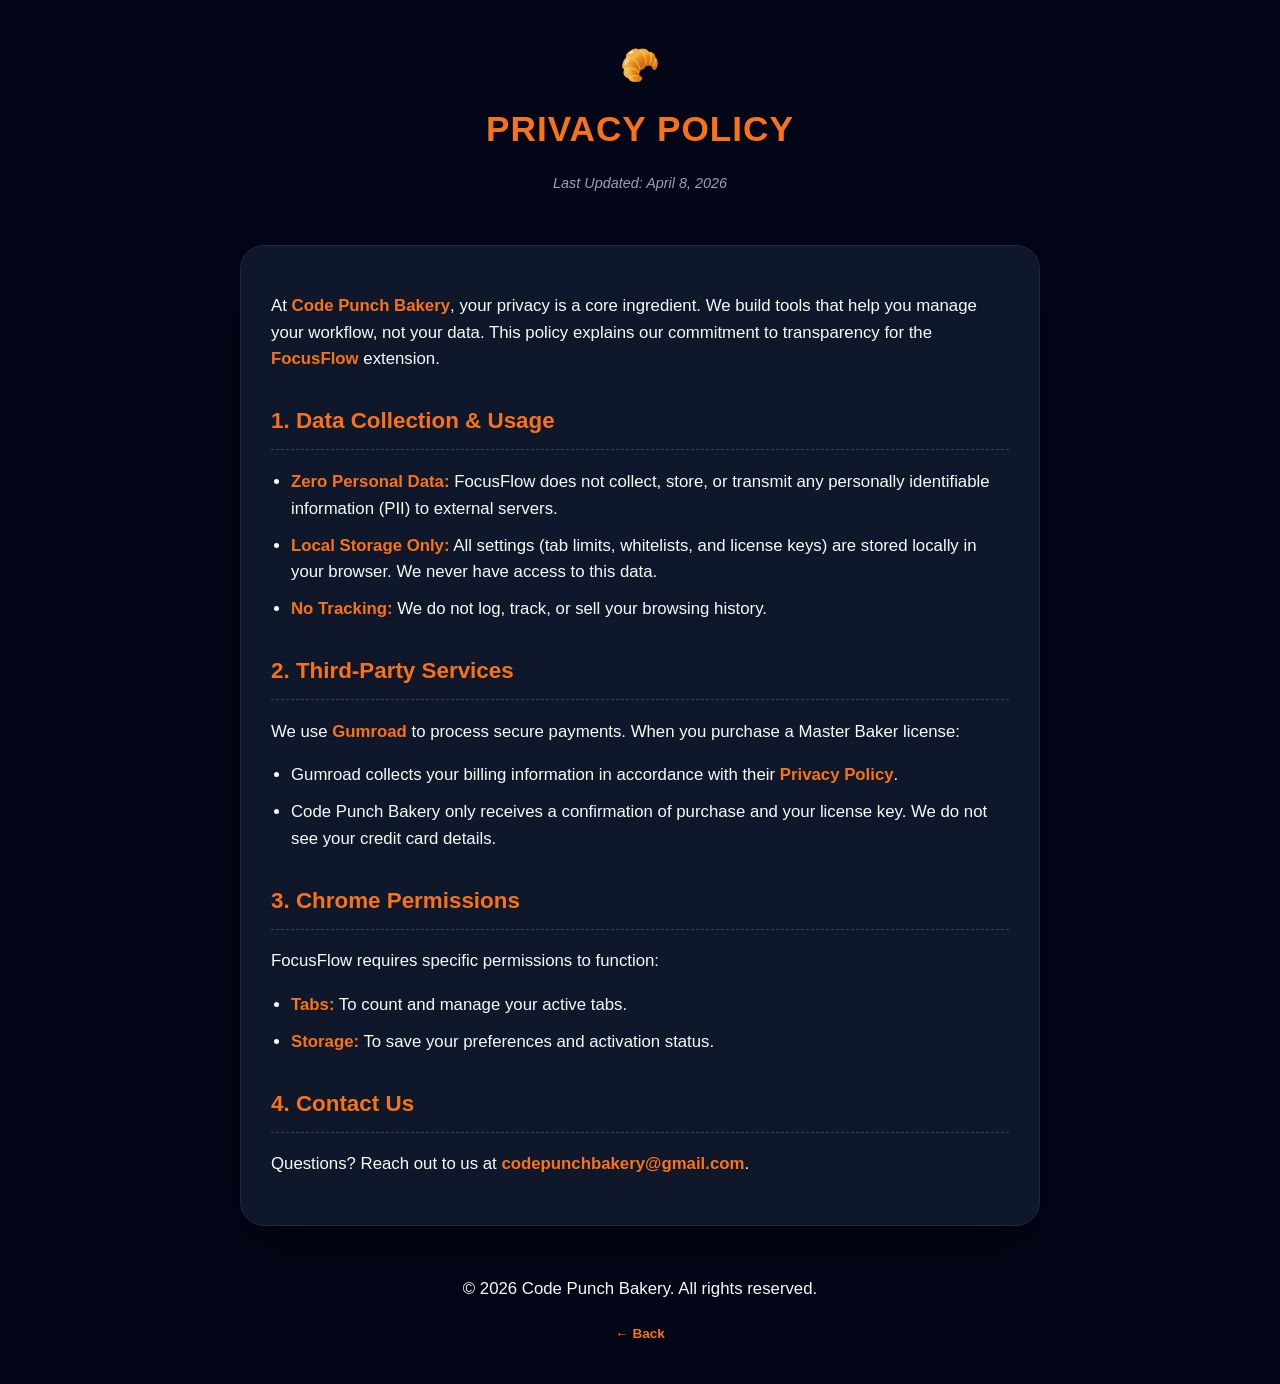
<file: privacy.html>
<!DOCTYPE html>
<html lang="en">
<head>
    <meta charset="UTF-8">
    <meta name="viewport" content="width=device-width, initial-scale=1.0">
    <title>Privacy Policy | FocusFlow Pro</title>
    <style>
        :root {
            --bg-color: #020617;
            --card-bg: #0f172a;
            --accent: #f97316;
            --text-main: #f8fafc;
            --text-dim: #94a3b8;
        }

        body {
            font-family: -apple-system, BlinkMacSystemFont, "Segoe UI", Roboto, Helvetica, Arial, sans-serif;
            background-color: var(--bg-color);
            color: var(--text-main);
            line-height: 1.6;
            margin: 0;
            padding: 40px 20px;
            display: flex;
            justify-content: center;
        }

        .container {
            max-width: 800px;
            width: 100%;
        }

        header {
            text-align: center;
            margin-bottom: 50px;
        }

        .logo { font-size: 2rem; margin-bottom: 10px; }

        h1 {
            color: var(--accent);
            font-size: 2.2rem;
            margin: 0;
            text-transform: uppercase;
            letter-spacing: 1px;
        }

        .last-updated {
            color: var(--text-dim);
            font-style: italic;
            font-size: 0.9rem;
        }

        .content-section {
            background: var(--card-bg);
            padding: 30px;
            border-radius: 24px;
            border: 1px solid #1e293b;
            box-shadow: 0 25px 50px -12px rgba(0, 0, 0, 0.5);
        }

        h2 {
            color: var(--accent);
            border-bottom: 1px dashed #334155;
            padding-bottom: 10px;
            margin-top: 30px;
            font-size: 1.4rem;
        }

        p, li { color: var(--text-main); font-size: 1.05rem; }
        strong { color: var(--accent); }
        ul { padding-left: 20px; }
        li { margin-bottom: 10px; }
        footer { margin-top: 50px; text-align: center; color: var(--text-dim); font-size: 0.85rem; }
        a { color: var(--accent); text-decoration: none; font-weight: bold; }
        a:hover { text-decoration: underline; }
        .back-link { display: block; margin-top: 20px; }
    </style>
</head>
<body>

<div class="container">
    <header>
        <div class="logo">🥐</div>
        <h1>Privacy Policy</h1>
        <p class="last-updated">Last Updated: April 8, 2026</p>
    </header>

    <div class="content-section">
        <p>At <strong>Code Punch Bakery</strong>, your privacy is a core ingredient. We build tools that help you manage your workflow, not your data. This policy explains our commitment to transparency for the <strong>FocusFlow</strong> extension.</p>

        <h2>1. Data Collection & Usage</h2>
        <ul>
            <li><strong>Zero Personal Data:</strong> FocusFlow does not collect, store, or transmit any personally identifiable information (PII) to external servers.</li>
            <li><strong>Local Storage Only:</strong> All settings (tab limits, whitelists, and license keys) are stored locally in your browser. We never have access to this data.</li>
            <li><strong>No Tracking:</strong> We do not log, track, or sell your browsing history.</li>
        </ul>

        <h2>2. Third-Party Services</h2>
        <p>We use <strong>Gumroad</strong> to process secure payments. When you purchase a Master Baker license:</p>
        <ul>
            <li>Gumroad collects your billing information in accordance with their <a href="https://gumroad.com/privacy" target="_blank">Privacy Policy</a>.</li>
            <li>Code Punch Bakery only receives a confirmation of purchase and your license key. We do not see your credit card details.</li>
        </ul>

        <h2>3. Chrome Permissions</h2>
        <p>FocusFlow requires specific permissions to function:</p>
        <ul>
            <li><strong>Tabs:</strong> To count and manage your active tabs.</li>
            <li><strong>Storage:</strong> To save your preferences and activation status.</li>
        </ul>

        <h2>4. Contact Us</h2>
        <p>Questions? Reach out to us at <strong>codepunchbakery@gmail.com</strong>.</p>
    </div>

    <footer>
        <p>© 2026 Code Punch Bakery. All rights reserved.</p>
        <a href="index.html" class="back-link">← Back</a>
    </footer>
</div>

</body>
</html>
</file>
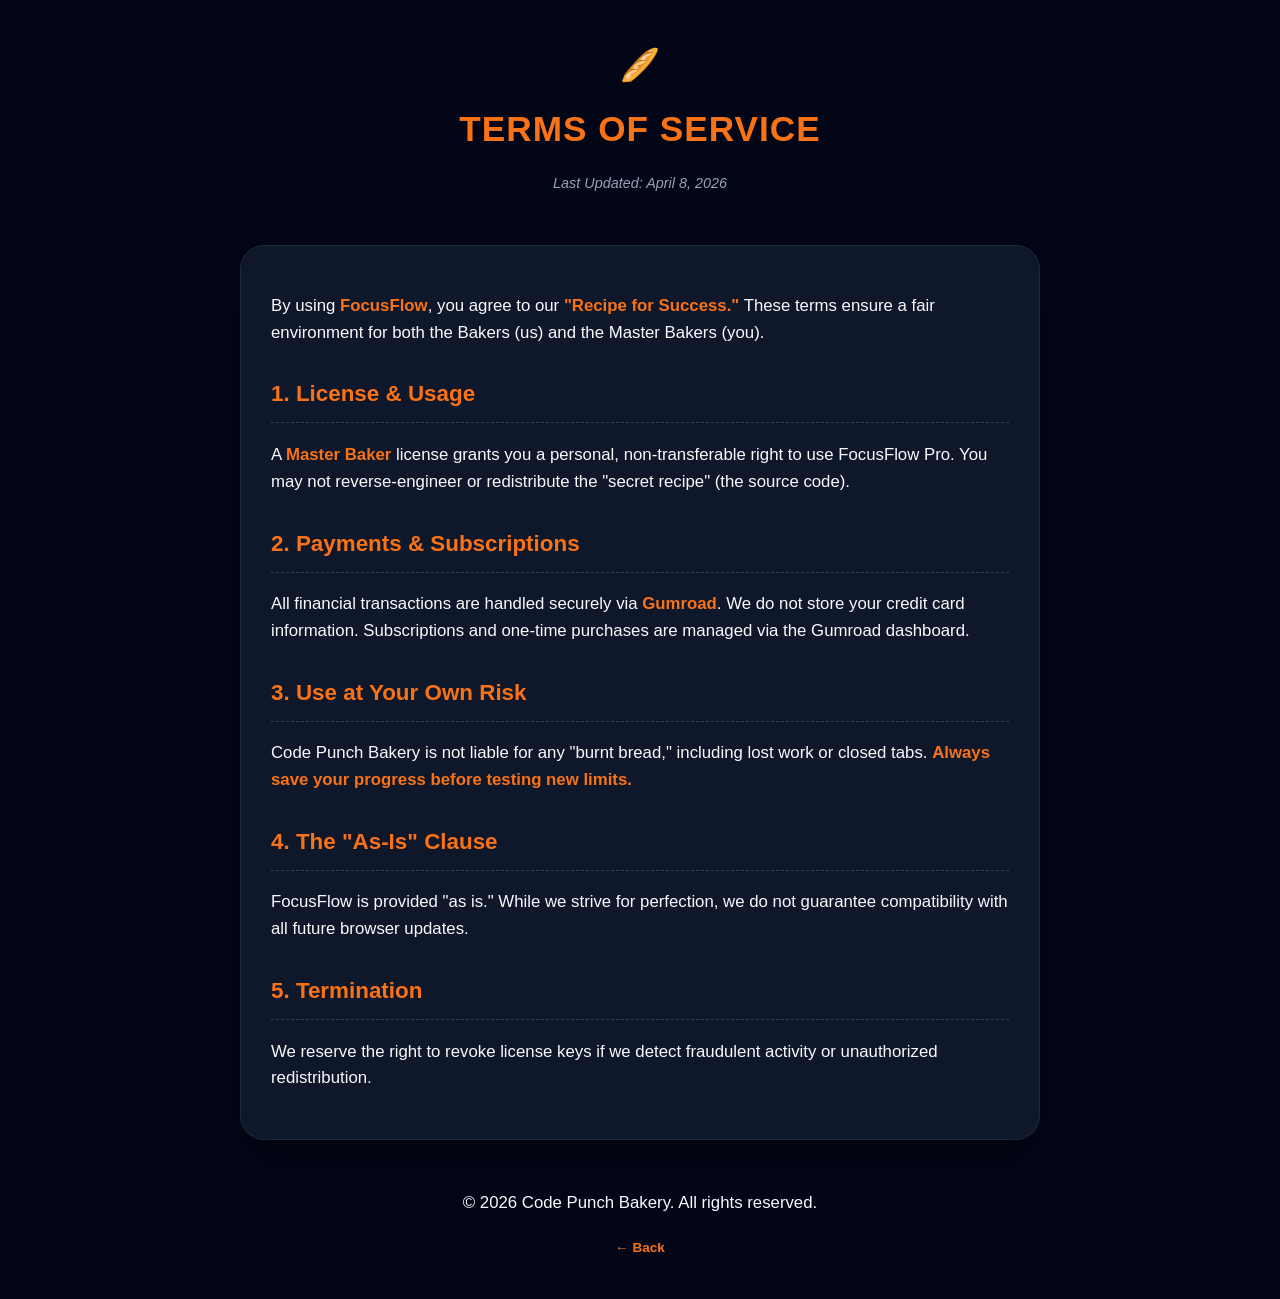
<file: terms.html>
<!DOCTYPE html>
<html lang="en">
<head>
    <meta charset="UTF-8">
    <meta name="viewport" content="width=device-width, initial-scale=1.0">
    <title>Terms of Service | FocusFlow Pro</title>
    <style>
        :root {
            --bg-color: #020617;
            --card-bg: #0f172a;
            --accent: #f97316;
            --text-main: #f8fafc;
            --text-dim: #94a3b8;
        }

        body {
            font-family: -apple-system, BlinkMacSystemFont, "Segoe UI", Roboto, Helvetica, Arial, sans-serif;
            background-color: var(--bg-color);
            color: var(--text-main);
            line-height: 1.6;
            margin: 0;
            padding: 40px 20px;
            display: flex;
            justify-content: center;
        }

        .container { max-width: 800px; width: 100%; }
        header { text-align: center; margin-bottom: 50px; }
        .logo { font-size: 2rem; margin-bottom: 10px; }
        h1 { color: var(--accent); font-size: 2.2rem; margin: 0; text-transform: uppercase; letter-spacing: 1px; }
        .last-updated { color: var(--text-dim); font-style: italic; font-size: 0.9rem; }
        .content-section { background: var(--card-bg); padding: 30px; border-radius: 24px; border: 1px solid #1e293b; box-shadow: 0 25px 50px -12px rgba(0, 0, 0, 0.5); }
        h2 { color: var(--accent); border-bottom: 1px dashed #334155; padding-bottom: 10px; margin-top: 30px; font-size: 1.4rem; }
        p, li { color: var(--text-main); font-size: 1.05rem; }
        strong { color: var(--accent); }
        ul { padding-left: 20px; }
        li { margin-bottom: 10px; }
        footer { margin-top: 50px; text-align: center; color: var(--text-dim); font-size: 0.85rem; }
        a { color: var(--accent); text-decoration: none; font-weight: bold; }
        a:hover { text-decoration: underline; }
        .back-link { display: block; margin-top: 20px; }
    </style>
</head>
<body>

<div class="container">
    <header>
        <div class="logo">🥖</div>
        <h1>Terms of Service</h1>
        <p class="last-updated">Last Updated: April 8, 2026</p>
    </header>

    <div class="content-section">
        <p>By using <strong>FocusFlow</strong>, you agree to our <strong>"Recipe for Success."</strong> These terms ensure a fair environment for both the Bakers (us) and the Master Bakers (you).</p>

        <h2>1. License & Usage</h2>
        <p>A <strong>Master Baker</strong> license grants you a personal, non-transferable right to use FocusFlow Pro. You may not reverse-engineer or redistribute the "secret recipe" (the source code).</p>

        <h2>2. Payments & Subscriptions</h2>
        <p>All financial transactions are handled securely via <strong>Gumroad</strong>. We do not store your credit card information. Subscriptions and one-time purchases are managed via the Gumroad dashboard.</p>

        <h2>3. Use at Your Own Risk</h2>
        <p>Code Punch Bakery is not liable for any "burnt bread," including lost work or closed tabs. <strong>Always save your progress before testing new limits.</strong></p>

        <h2>4. The "As-Is" Clause</h2>
        <p>FocusFlow is provided "as is." While we strive for perfection, we do not guarantee compatibility with all future browser updates.</p>

        <h2>5. Termination</h2>
        <p>We reserve the right to revoke license keys if we detect fraudulent activity or unauthorized redistribution.</p>
    </div>

    <footer>
        <p>© 2026 Code Punch Bakery. All rights reserved.</p>
        <a href="index.html" class="back-link">← Back</a>
    </footer>
</div>

</body>
</html>
</file>
